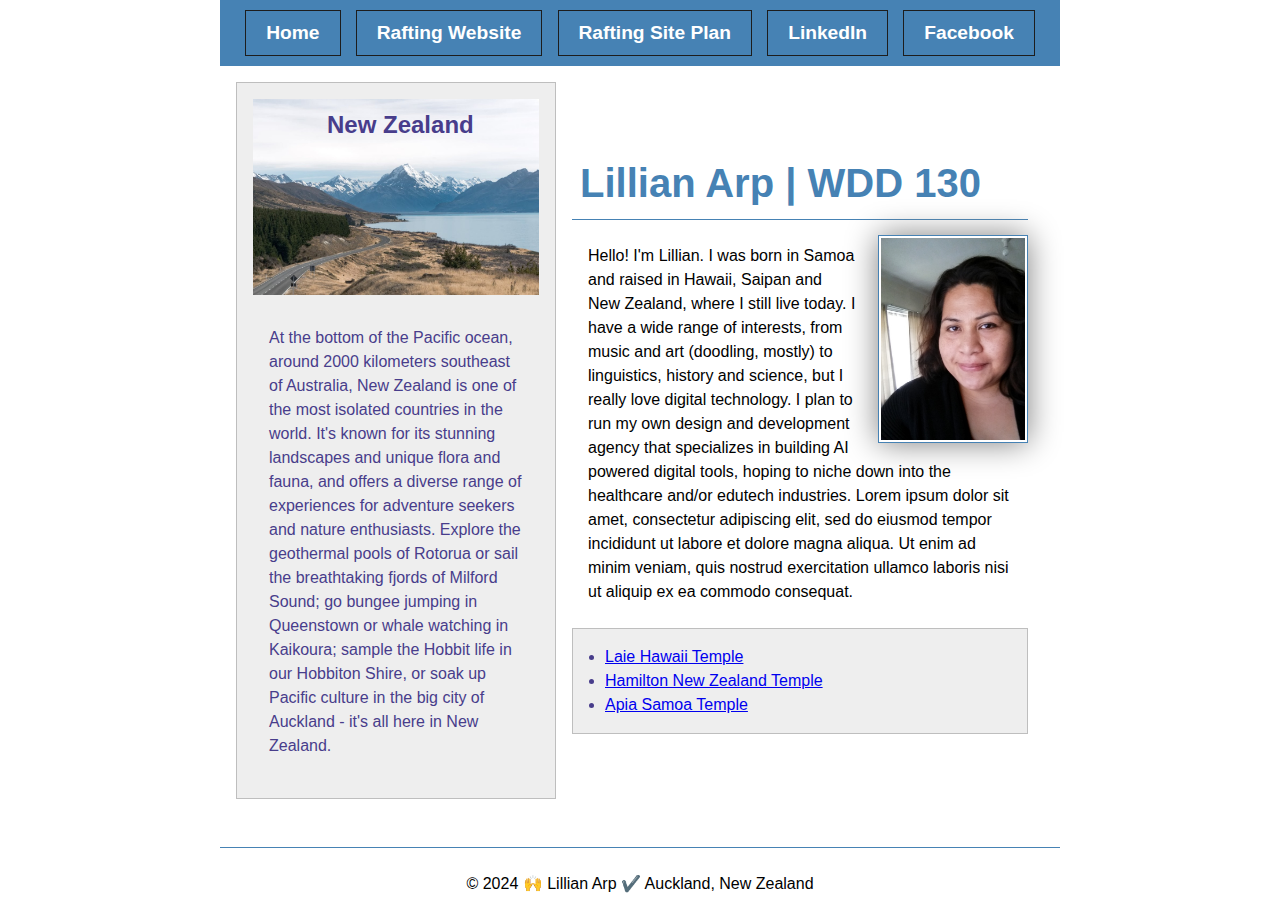
<file: index.html>
<!DOCTYPE html>
<html lang="en-US">
    <head>  
        <meta charset="utf-8">
        <meta name="viewport" content="width=device-width, initial-scale=1.0">
        <meta name="description" content="This is the homepage of Lillian Arp for the BYU-Idaho course: WDD 130 | Web Fundamentals.">
        <meta name="author" content="Lillian Arp">
        <link rel="stylesheet" href="styles/styles.css">
        <title>Lillian Arp | WDD 130</title>
    </head>
    <body>
        <header>
            <nav>
                <a href="#">Home</a>
                <a href="wwr/">Rafting Website</a>
                <a href="wwr/site-plan-rafting.html">Rafting Site Plan</a>
                <a href="https://linkedin.com">LinkedIn</a>
                <a href="https://facebook.com">Facebook</a>
            </nav>
        </header>
        <div class="grid">
            <main>
                <h1>Lillian Arp | WDD 130</h1>
                <img src="images/profile.jpg" alt="Lillian Arp" width="200">
                <p>Hello! I'm Lillian. I was born in Samoa and raised in Hawaii, Saipan and New Zealand, where I still live today. I have a wide range of interests, from music and art (doodling, mostly) to linguistics, history and science, but I really love digital technology. I plan to run my own design and development agency that specializes in building AI powered digital tools, hoping to niche down into the healthcare and/or edutech industries. Lorem ipsum dolor sit amet, consectetur adipiscing elit, sed do eiusmod tempor incididunt ut labore et dolore magna aliqua. Ut enim ad minim veniam, quis nostrud exercitation ullamco laboris nisi ut aliquip ex ea commodo consequat.  </p>

                <ul class="box indent">
                    <li><a href="https://www.churchofjesuschrist.org/temples/details/laie-hawaii-temple" target="_blank">Laie Hawaii Temple</a></li>
                    <li><a href="https://www.churchofjesuschrist.org/temples/details/hamilton-new-zealand-temple" target="_blank">Hamilton New Zealand Temple</a></li>
                    <li><a href="https://www.churchofjesuschrist.org/temples/details/apia-samoa-temple" target="_blank">Apia Samoa Temple</a></li>
                </ul>       
            </main>
            <aside class="box">
                <h2>New Zealand</h2>
                <img src="images/nz.jpg" alt="New Zealand landscape">
                <p>At the bottom of the Pacific ocean, around 2000 kilometers southeast of Australia, New Zealand is one of the most isolated countries in the world. It's known for its stunning landscapes and unique flora and fauna, and offers a diverse range of experiences for adventure seekers and nature enthusiasts. Explore the geothermal pools of Rotorua or sail the breathtaking fjords of Milford Sound; go bungee jumping in Queenstown or whale watching in Kaikoura; sample the Hobbit life in our Hobbiton Shire, or soak up Pacific culture in the big city of Auckland - it's all here in New Zealand.</p>
            </aside>
        </div>
        
        <footer>
            <p>&copy; 2024 🙌 Lillian Arp ✔️ Auckland, New Zealand</p>
        </footer>
    </body>

    <!-- Last Updated: 25 June 2024 -->
</html>
</file>
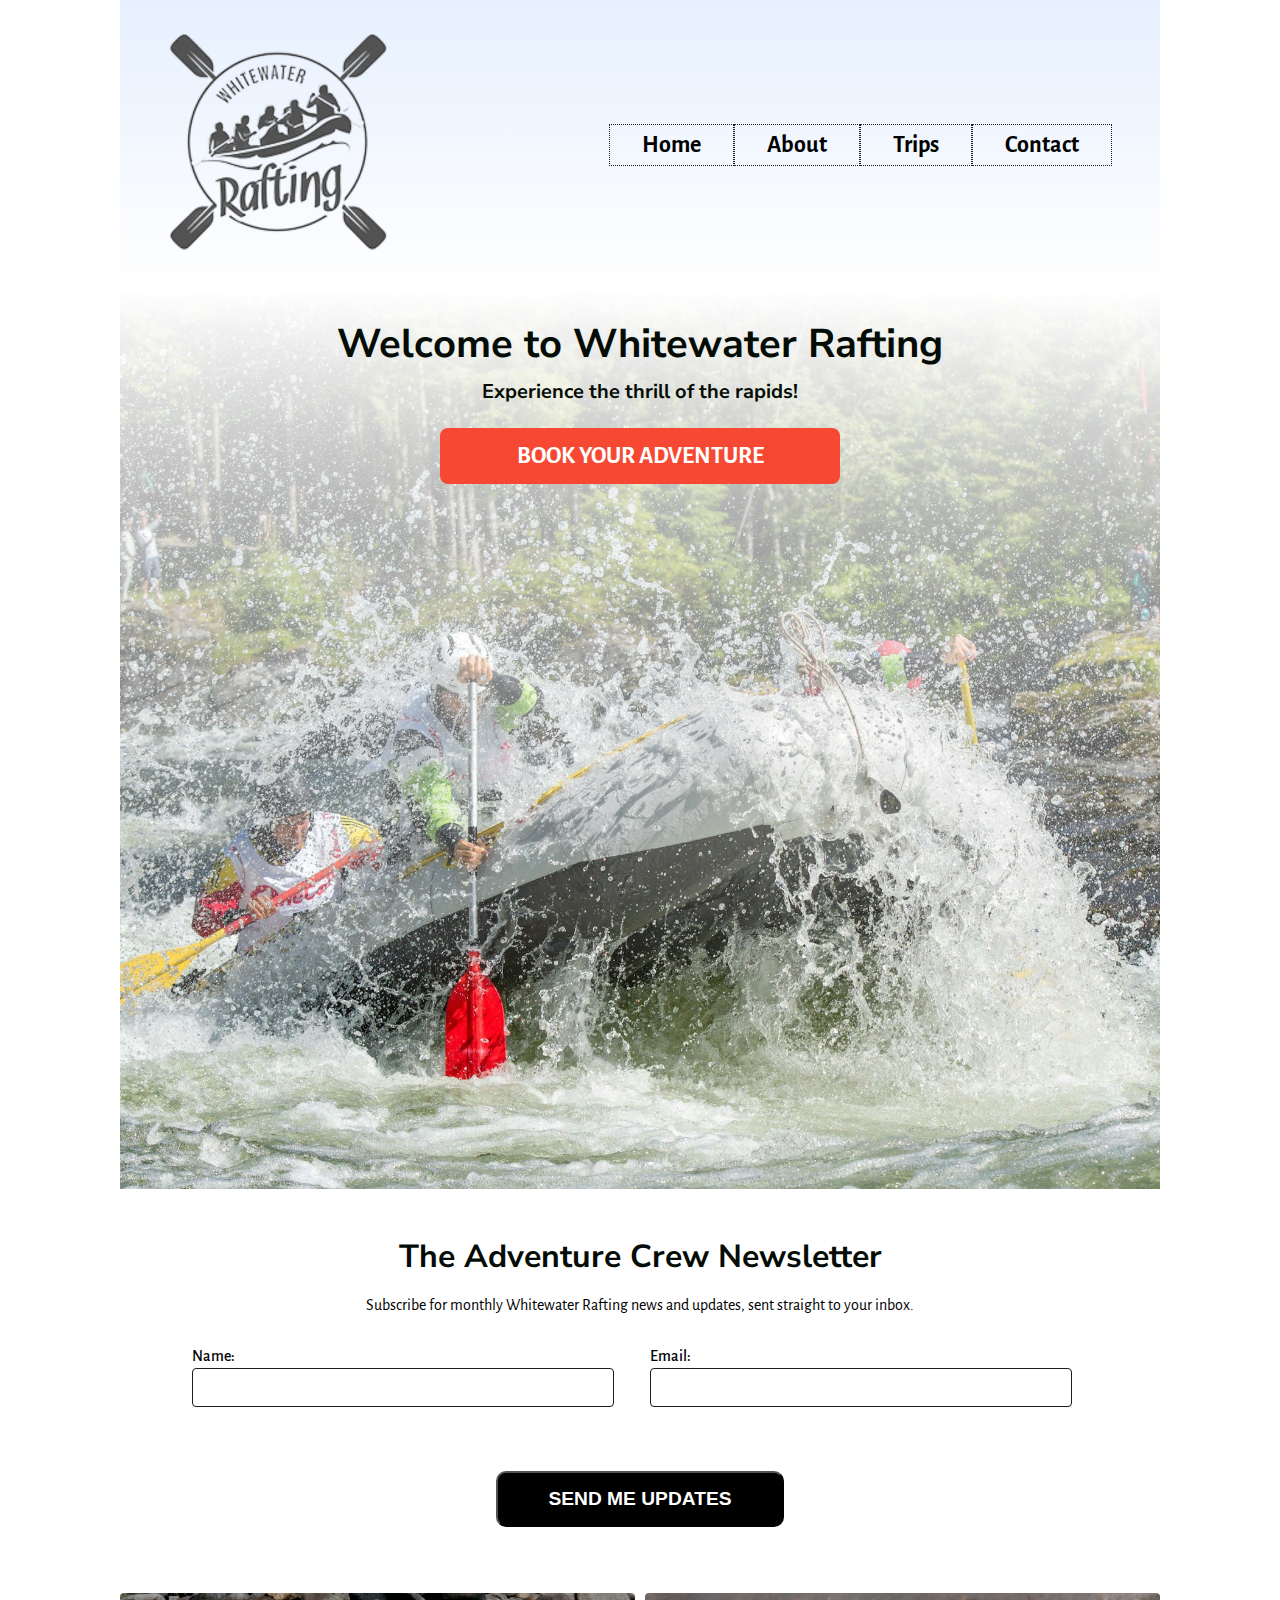
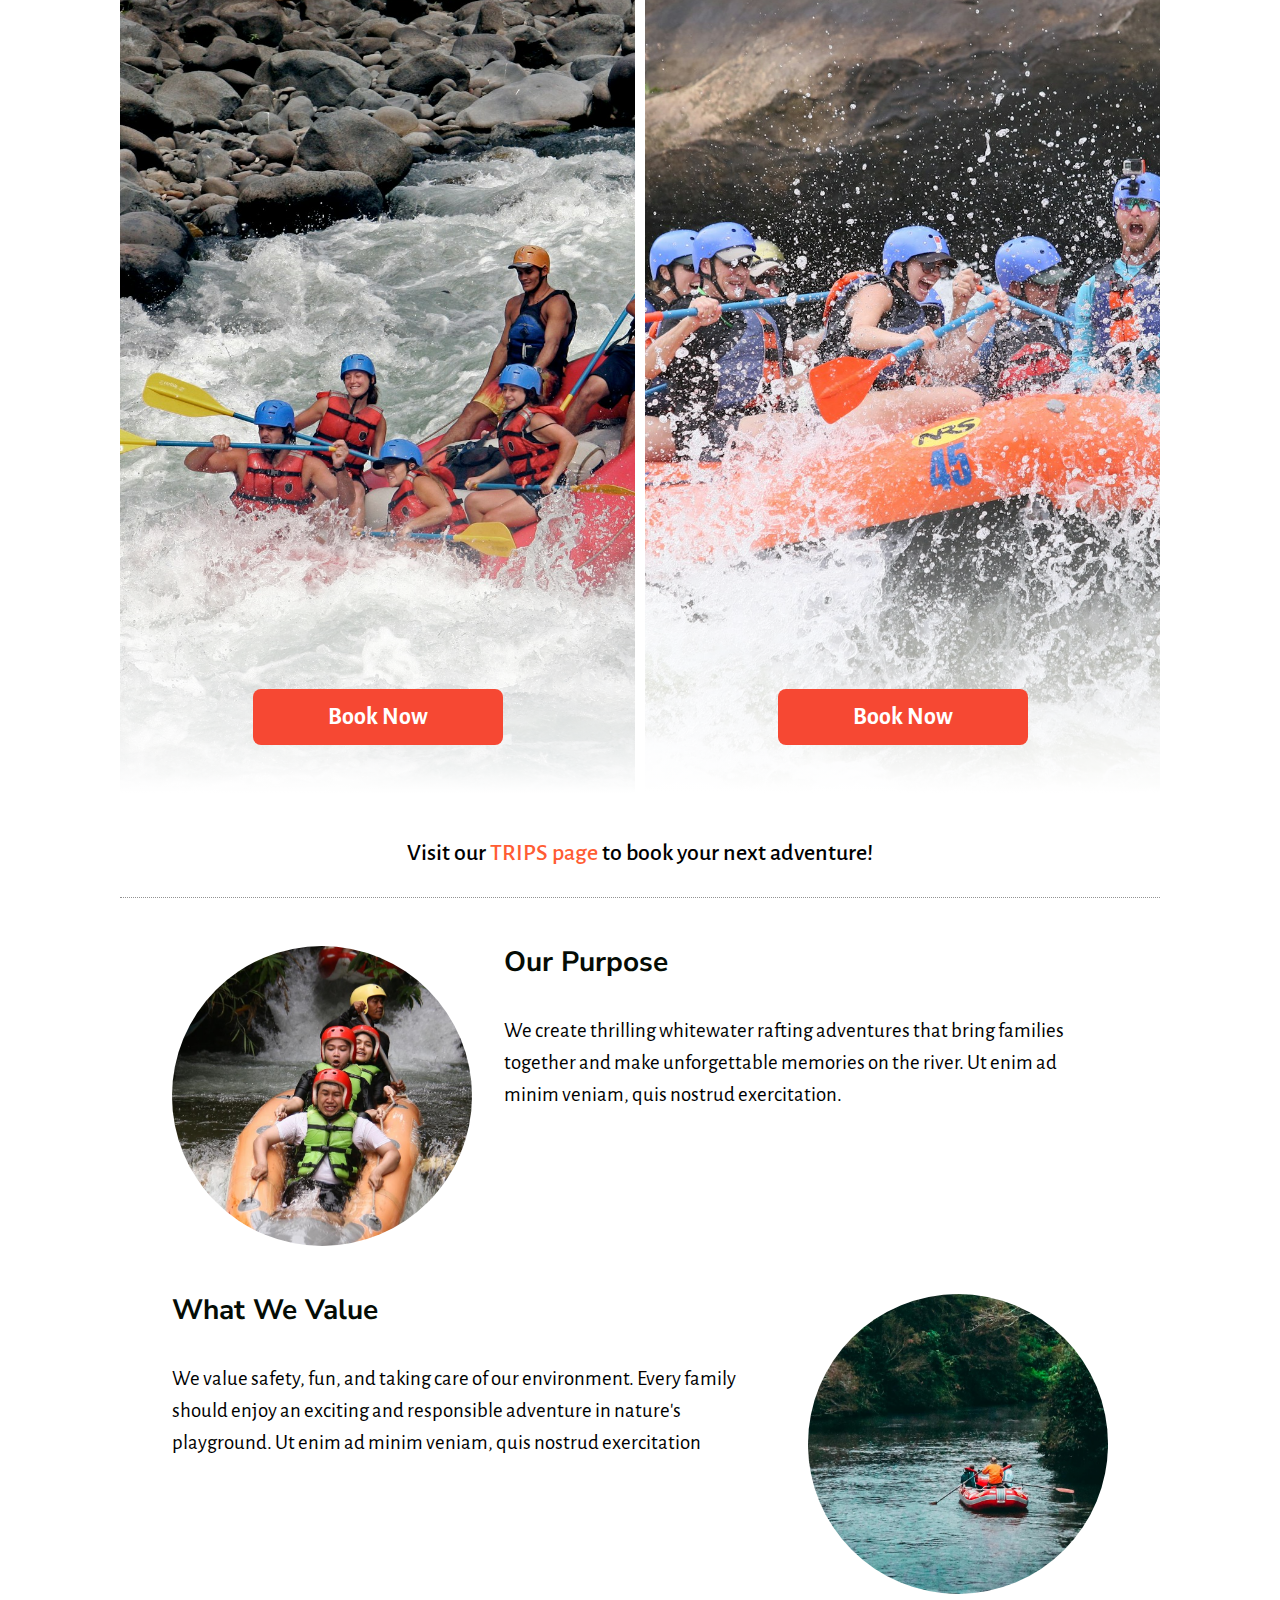
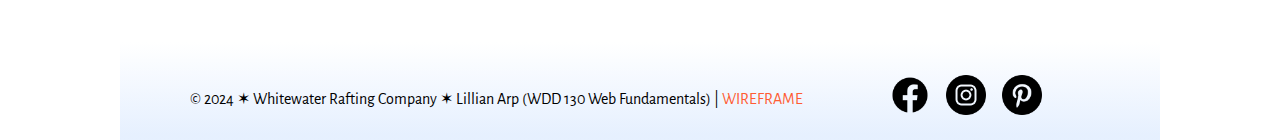
<file: wwr/index.html>
<!DOCTYPE html>
<html lang="en">
<head>
    <meta charset="UTF-8">
    <meta name="viewport" content="width=device-width, initial-scale=1.0">
    <title>Home| Whitewater Rafting</title>
    <meta name="description" content="Developing a Whitewater Rafting Website as a project for WDD 130 | Web Fundamentals.">
    <meta name="author" content="Lillian Arp">
    <link rel="stylesheet" href="styles/rafting.css">
</head>
<body>

    <header>
        <div class="logo"><a href="index.html"><img src="images/logo.png" alt="Website Logo"></a></div>
        <nav>
            <ul class="navigation">
                <li><a href="index.html">Home</a></li>
                <li><a href="about.html">About</a></li>
                <li><a href="trips.html">Trips</a></li>
                <li><a href="contact.html">Contact</a></li>
            </ul>
        </nav>
    </header>

    <!--    One large full-width image that includes a heading message.
            Newsletter sign up form with name and email.
            Call to action with link compelling visitors to visit the trips page.
            A CSS grid layout with at least two additional images and corresponding content about the white water rafting site purpose and offerings.
            For full credit consideration, you cannot just have a simple, single column flow layout. -->
            
    <main><!--  One large full-width image that includes a heading message. -->
        <section class="home-hero">
            <div class="section-title">
                <h1>Welcome to Whitewater Rafting</h1>
                <h5>Experience the thrill of the rapids!</h5>
                <a href="trips.html"><div class="home-cta">BOOK YOUR ADVENTURE</div></a>
            </div>
        </section>

        <div class="home-container"> 
            <section class="newsletter"><!-- Newsletter sign up form with name and email. -->
                <div class="section-title">
                    <h2>The Adventure Crew Newsletter</h2>
                    Subscribe for monthly Whitewater Rafting news and updates, sent straight to your inbox.
                </div>
                    <form action="/submit_form" method="post">
                        <div class="form-section name-email">
                            <div class="name-item">
                                <label for="name">Name:</label><br>
                                <input type="text" id="name" name="name" required>
                            </div>
                            <div class="email-item">
                                <label for="email">Email:</label><br>
                                <input type="email" id="email" name="email" required>
                            </div>
                        </div>
                        <div class="form-section submit">
                            <p><button type="submit" class="button">SEND ME UPDATES</button></p>
                        </div>
                    </form>
            </section>
            <div class="highlight1">
                <a href="trips.html"><div class="home-cta">Book Now</div></a>
            </div>
            <div class="highlight2">
                <a href="trips.html"><div class="home-cta">Book Now</div></a>
            </div>
        </div>
        <div class="invite">Visit our <a href="trips.html">TRIPS page</a> to book your next adventure! </div>
      
        <section class="promo">
            
            <div class="our-purpose">
                <img src="images/ourpurpose.jpg" alt="...">
                <h3>Our Purpose</h3>
                <p> We create thrilling whitewater rafting adventures that bring families together and make unforgettable memories on the river.  Ut enim ad minim veniam, quis nostrud exercitation.</p>
            </div>
            <div class="our-values">
                <img src="images/ourvalues.jpg" alt="Our Company Values">
                <h3>What We Value</h3>
                <p> We value safety, fun, and taking care of our environment. Every family should enjoy an exciting and responsible adventure in nature's playground.  Ut enim ad minim veniam, quis nostrud exercitation</p>
            </div>
        </section>
    </main>

    <footer>
        <p>&#169; 2024 ✶ Whitewater Rafting Company ✶ Lillian Arp (WDD 130 Web Fundamentals) | <a href="images/wireframe_home.jpg" target="_blank" title="Wireframe for Home (index.html)">WIREFRAME</a></p>
        <ul>
        <li><a href="https://facebook.com"><img src="images/fb_64.png" alt="Facebook link"></a></li>
        <li><a href="https://instagram.com"><img src="images/ins_64.png" alt="Instagram link"></a></li>
        <li><a href="https://pinterest.com"><img src="images/pin_64.png" alt="Pinterest link"></a></li>
        </ul>
    </footer>
    
</body>
</html>
</file>
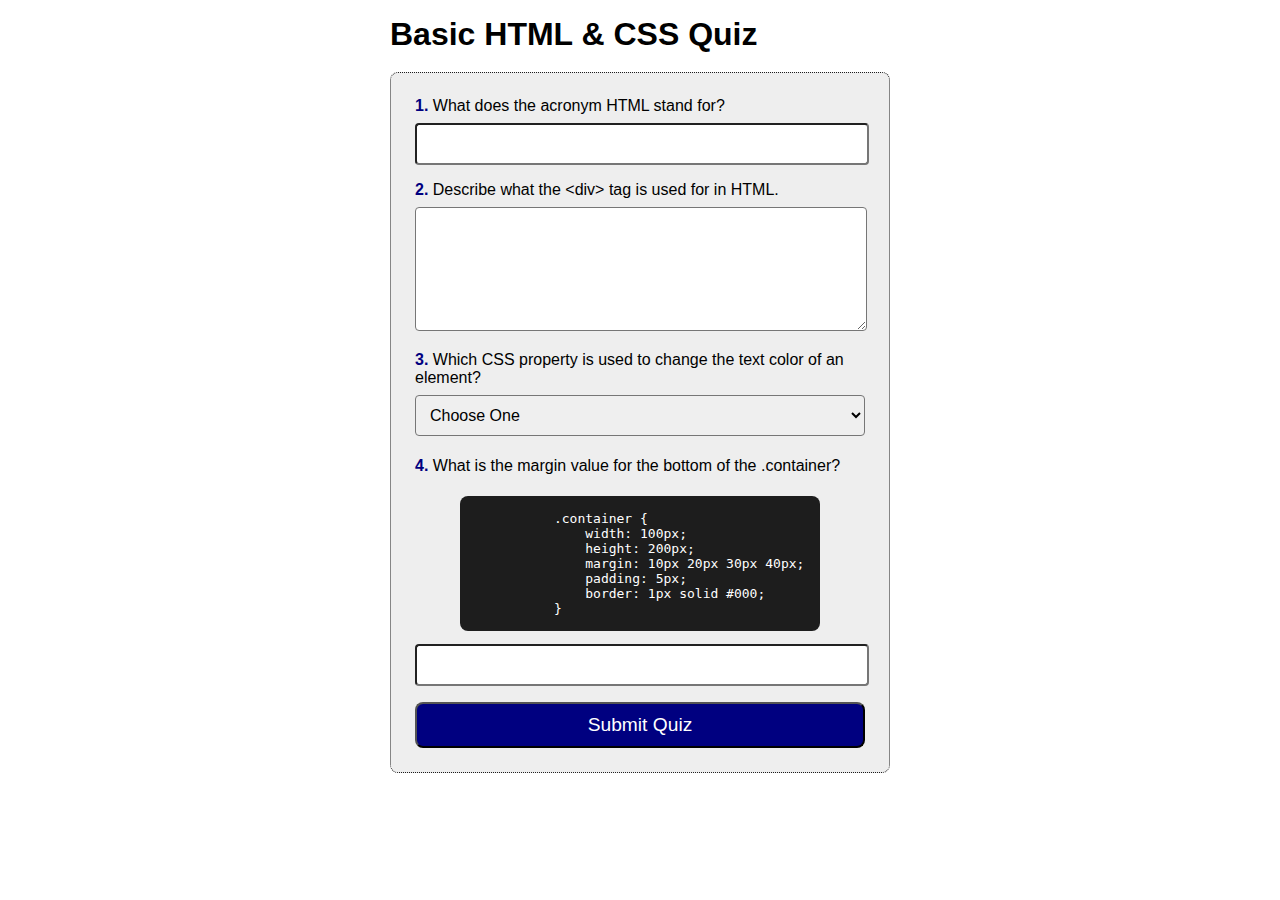
<file: quiz.html>
<!DOCTYPE html>
<html lang="en">
<head>
    <meta charset="UTF-8">
    <meta name="viewport" content="width=device-width, initial-scale=1.0">
    <title>A Quiz About HTML & CSS</title>
    <meta name="description" content="We're practicing form-making in HTML for WDD 130 | Web Fundamentals.">
    <meta name="author" content="Lillian Arp">
        <link rel="stylesheet" href="styles/quiz.css">
</head>
<body>
    <header>
    </header>
    <main>
        <form><h1>Basic HTML & CSS Quiz</h1>
            <fieldset>
                <legend></legend>
        <!-- q1:  -->
                <p><label for="q1"><span class="q_number">1. </span>What does the acronym HTML stand for?</label>
                <p><input type="text" id="q1" name="q1"></p>
        <!-- Answer: HyperText Markup Language -->
        <!-- q2:  -->
                <p><label for="q2"><span class="q_number">2. </span>Describe what the &lt;div&gt; tag is used for in HTML.</label></p> 
                <p><textarea id="q2" name="q2" rows="4"></textarea></p> 
        <!-- Answer: The <div> tag is used as a container for other HTML elements. It helps to structure and style sections of a webpage by grouping elements together. -->
        <!-- q3:  -->
                <p><label for="q3"><span class="q_number">3. </span>Which CSS property is used to change the text color of an element?</label></p> 
                <p><select id="q3" name="q3">
                        <option value="" selected disabled>Choose One</option>
                        <option value="option1">a) font-style </option>
                        <option value="option2">b) text-align </option>
                        <option value="option3">c) color</option>
                        <option value="option4">d) background-color</option>
                    </select></p> 
        <!-- Answer: d) background-color -->
        <!-- q4:  -->
                <p><label for="q4"><span class="q_number">4. </span>What is the margin value for the bottom of the .container? </label></p>
                    <pre class="code-block">
                    <code>
            .container {
                width: 100px;
                height: 200px;
                margin: 10px 20px 30px 40px;
                padding: 5px;
                border: 1px solid #000;
            }</code>
                    </pre>
                <p>
                    <input type="number" id="q4" name="q4">
                </p>
        <!-- Answer: 30 -->
            <button type="submit"> Submit Quiz</button>
            </fieldset>
        </form>
    </main>
    <footer></footer>
</body>
</html>
</file>
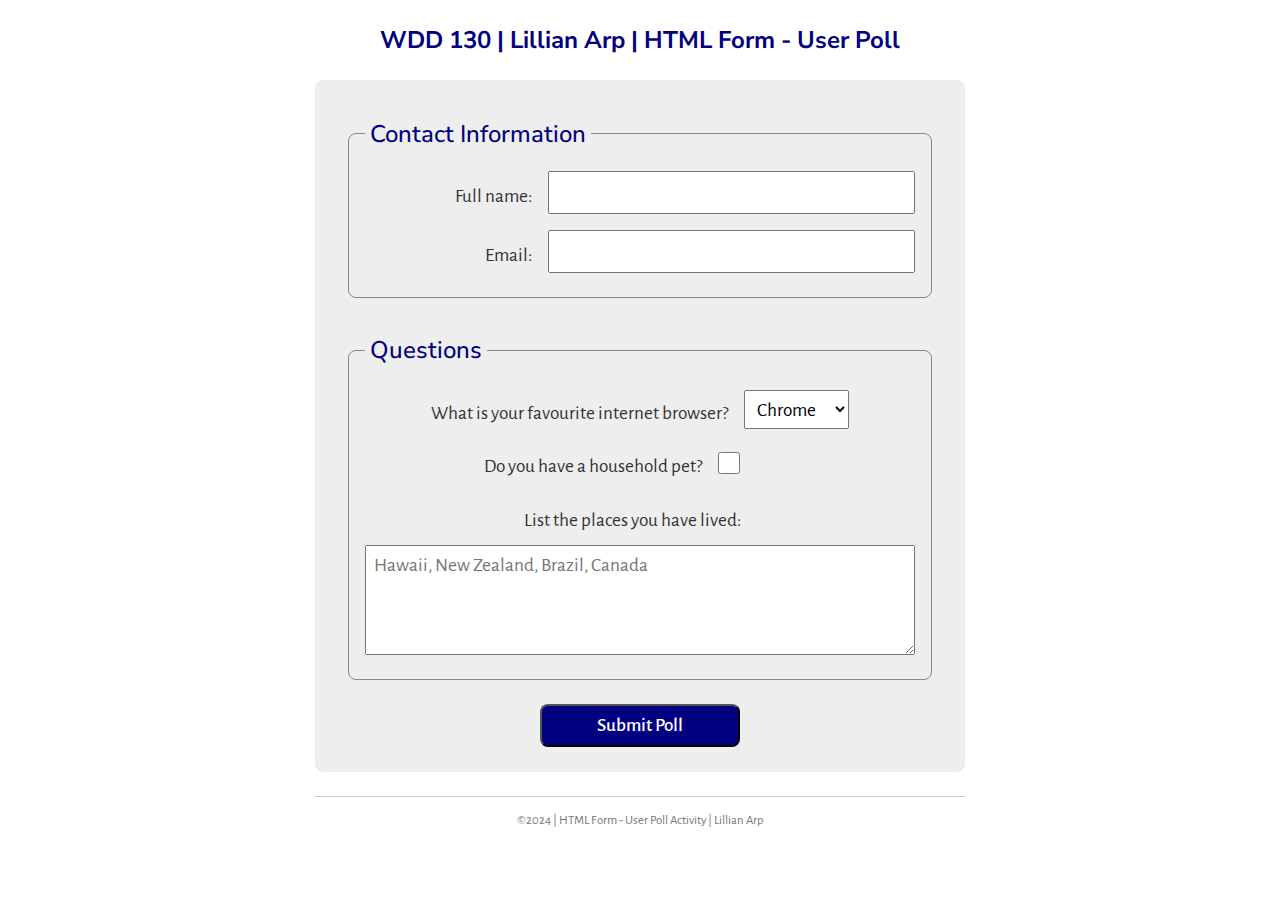
<file: week05/poll-form.html>
<!DOCTYPE html>
<html lang="en">
<head>
    <meta charset="UTF-8">
    <meta name="viewport" content="width=device-width, initial-scale=1.0">
    <title>WDD 130 | HTML Form - User Poll</title>
    <link rel="stylesheet" href="styles/poll-form.css">
</head>
<body>
    <header>
        <h1>WDD 130 | Lillian Arp | HTML Form - User Poll</h1>
    </header>    
    <main>
        <form>
            <fieldset>
                <legend>Contact Information</legend>
                <!-- form elements go here -->
                 <div class="form-item column2">
                    <label for="fullname">Full name:</label>
                    <input type="text" id="fullname" name="fullname">
                 </div>
                 <div class="form-item column2">    
                    <label for="useremail">Email:</label>
                    <input type="email" id="useremail" name="useremail">
                 </div>
                <!-- using the 'implicit label' method -->
                <!-- <label>Full name:<input type="text" id="fullname" name="fullname"></label><br>
                <label>Email:<input type="email" id="useremail" name="useremail"></label> -->
            </fieldset>
            <fieldset>
                <legend>Questions</legend>
                <!-- form elements will go here -->
                <div class="form-item column1">    
                    <label for="browser">What is your favourite internet browser?</label>
                    <select id="browser" name="browser">
                    <option value="chrome">Chrome</option> 
                    <option value="edge">Edge</option>  
                    <option value="safari">Safari</option> 
                    <option value="firefox">Firefox</option> 
                    </select>
                </div> 
                <div class="form-item column1"> 
                    <label for="pet">Do you have a household pet?</label>
                    <input type="checkbox" id="pet" name="pet">
                </div>
                <div class="places">
                    <label for="feedback">List the places you have lived:</label> 
                </div>
                <textarea id="feedback" name="feedback" rows="4" placeholder="Hawaii, New Zealand, Brazil, Canada"></textarea>
            </fieldset>
            <button type="submit">Submit Poll</button>
        </form>
    </main>
    <footer>
        <p>&copy;2024 | HTML Form - User Poll Activity | Lillian Arp</p>
    </footer>
</body>
</html>
</file>
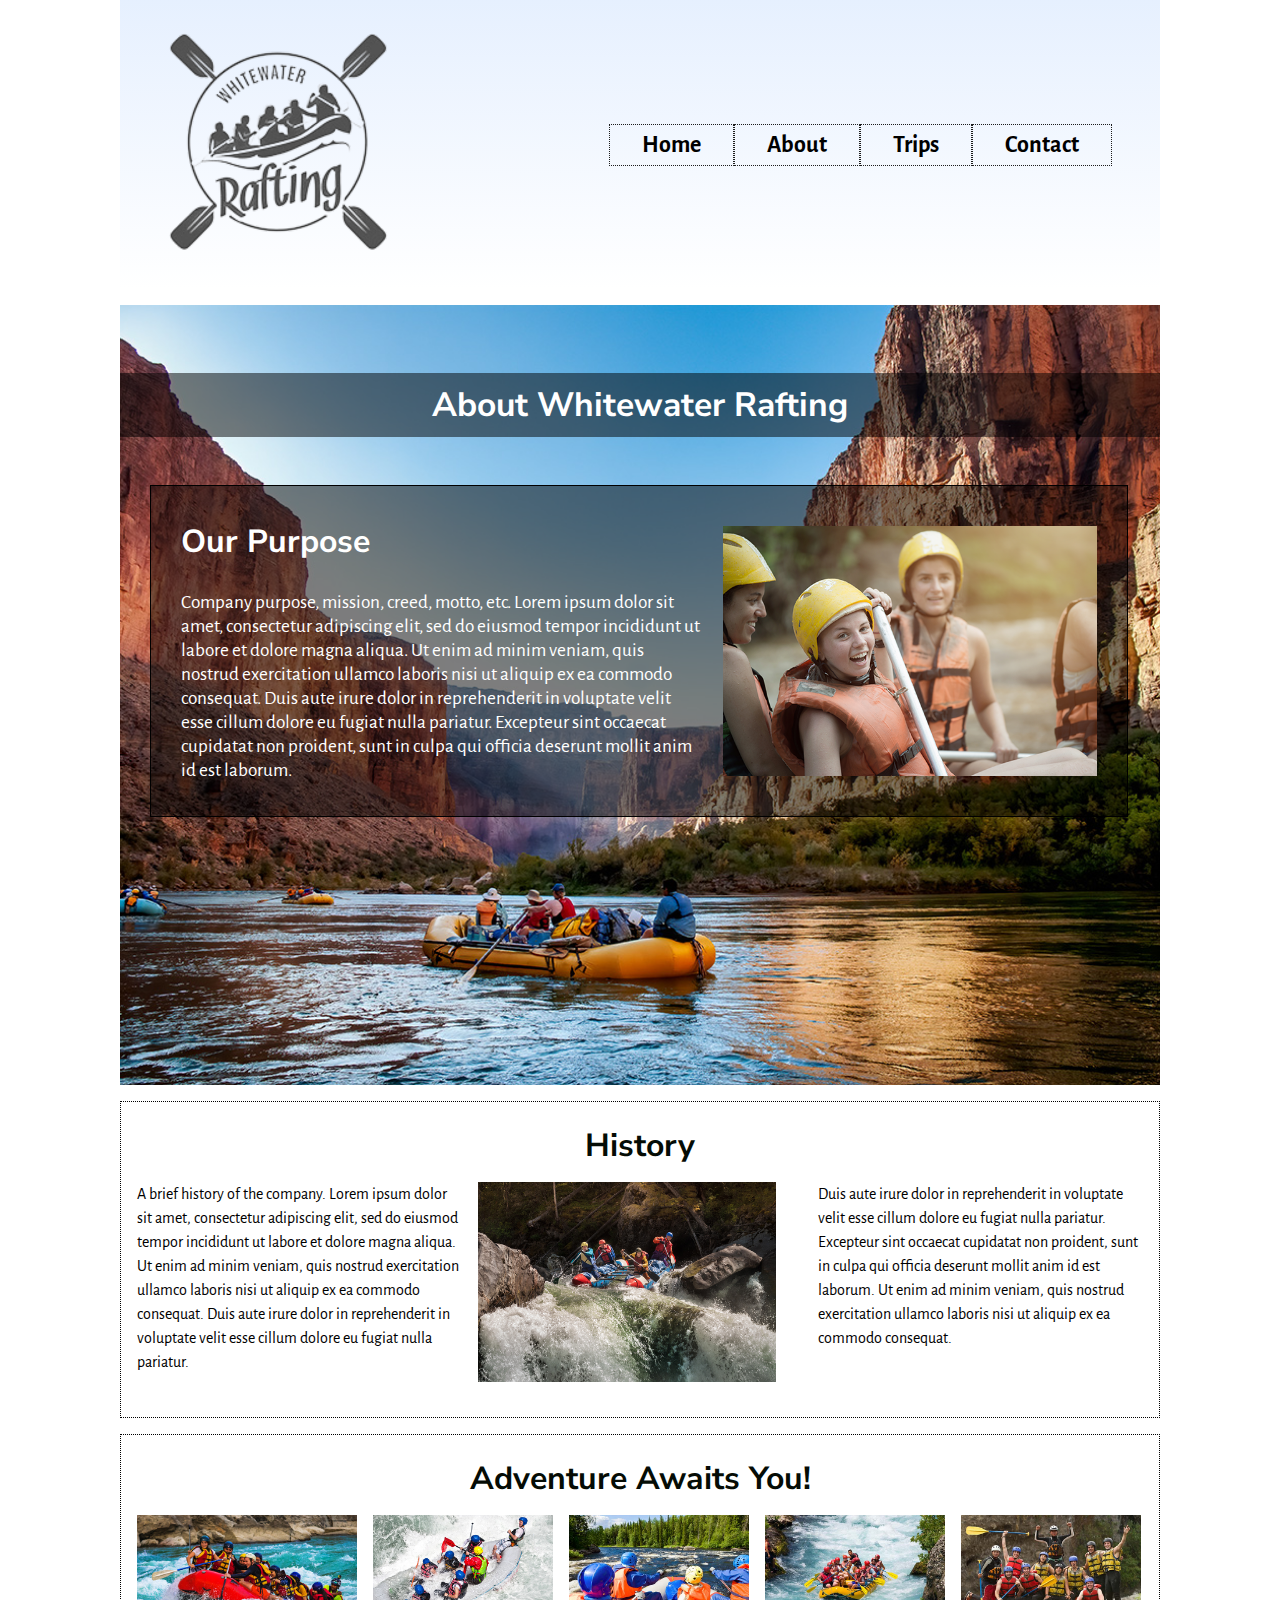
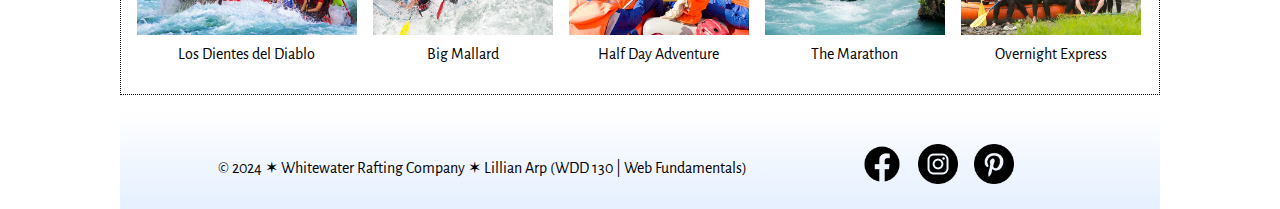
<file: wwr/about.html>
<!DOCTYPE html>
<html lang="en">
<head>
    <meta charset="UTF-8">
    <meta name="viewport" content="width=device-width, initial-scale=1.0">
    <title>About | Whitewater Rafting</title>
    <meta name="description" content="Developing a Whitewater Rafting Website as a project for WDD 130 | Web Fundamentals.">
    <meta name="author" content="Lillian Arp">
    <link rel="stylesheet" href="styles/rafting.css">
</head>
<body>

    <header>
        <div class="logo"><a href="index.html"><img src="images/logo.png" alt="Website Logo"></a>
        </div>
        <nav>
            <ul class="navigation">
                <li><a href="index.html">Home</a></li>
                <li><a href="about.html">About</a></li>
                <li><a href="trips.html">Trips</a></li>
                <li><a href="contact.html">Contact</a></li>
            </ul>
        </nav>
    </header>
    
    <main>
        <div class="hero">
            <img src="images/rafting11_1024.jpg" alt="Hero Image">
            <h1>About Whitewater Rafting</h1>
            <article>
                <img src="images/rafting21_600.png" alt="A happy client smiling">
                <h2>Our Purpose</h2>
                <p>Company purpose, mission, creed, motto, etc. Lorem ipsum dolor sit amet, consectetur adipiscing elit, sed do eiusmod tempor incididunt ut labore et dolore magna aliqua. Ut enim ad minim veniam, quis nostrud exercitation ullamco laboris nisi ut aliquip ex ea commodo consequat. Duis aute irure dolor in reprehenderit in voluptate velit esse cillum dolore eu fugiat nulla pariatur. Excepteur sint occaecat cupidatat non proident, sunt in culpa qui officia deserunt mollit anim id est laborum. </p>
            </article>
        </div>

        <section class="history">
            <h2>History</h2>
            <ul>
                <li>A brief history of the company. Lorem ipsum dolor sit amet, consectetur adipiscing elit, sed do eiusmod tempor incididunt ut labore et dolore magna aliqua. Ut enim ad minim veniam, quis nostrud exercitation ullamco laboris nisi ut aliquip ex ea commodo consequat. Duis aute irure dolor in reprehenderit in voluptate velit esse cillum dolore eu fugiat nulla pariatur.</li> 
                <li><img src="images/rafting41_1024.jpg" alt="Stunning whitewater rafting"></li>
                <li>Duis aute irure dolor in reprehenderit in voluptate velit esse cillum dolore eu fugiat nulla pariatur. Excepteur sint occaecat cupidatat non proident, sunt in culpa qui officia deserunt mollit anim id est laborum. Ut enim ad minim veniam, quis nostrud exercitation ullamco laboris nisi ut aliquip ex ea commodo consequat.</li>
            </ul>
        </section>

        <section class="adventures">
            <h2>Adventure Awaits You!</h2>
            <ul><li><figure><img src="images/rafting18_600.jpg" alt="Fun with whitewater rafting"><figcaption>Los Dientes del Diablo</figcaption></figure></li>
                <li><figure><img src="images/rafting42_600.jpg" alt="Fun with whitewater rafting"><figcaption>Big Mallard</figcaption></figure></li>
                <li><figure><img src="images/rafting52_600.jpg" alt="Fun with whitewater rafting"><figcaption>Half Day Adventure</figcaption></figure></li>
                <li><figure><img src="images/rafting53_600.jpg" alt="Fun with whitewater rafting"><figcaption>The Marathon</figcaption></figure></li>
                <li><figure><img src="images/rafting59_600.jpg" alt="Fun with whitewater rafting"><figcaption>Overnight Express</figcaption></figure></li>
            </ul>
        </section>

    </main>


    <footer>
        <p>&#169; 2024 ✶ Whitewater Rafting Company ✶ Lillian Arp (WDD 130 | Web Fundamentals)</p>
        <ul>
        <li><a href="https://facebook.com"><img src="images/fb_64.png" alt="Facebook link"></a></li>
        <li><a href="https://instagram.com"><img src="images/ins_64.png" alt="Instagram link"></a></li>
        <li><a href="https://pinterest.com"><img src="images/pin_64.png" alt="Pinterest link"></a></li>
        </ul>
    </footer>
    
</body>
</html>
</file>
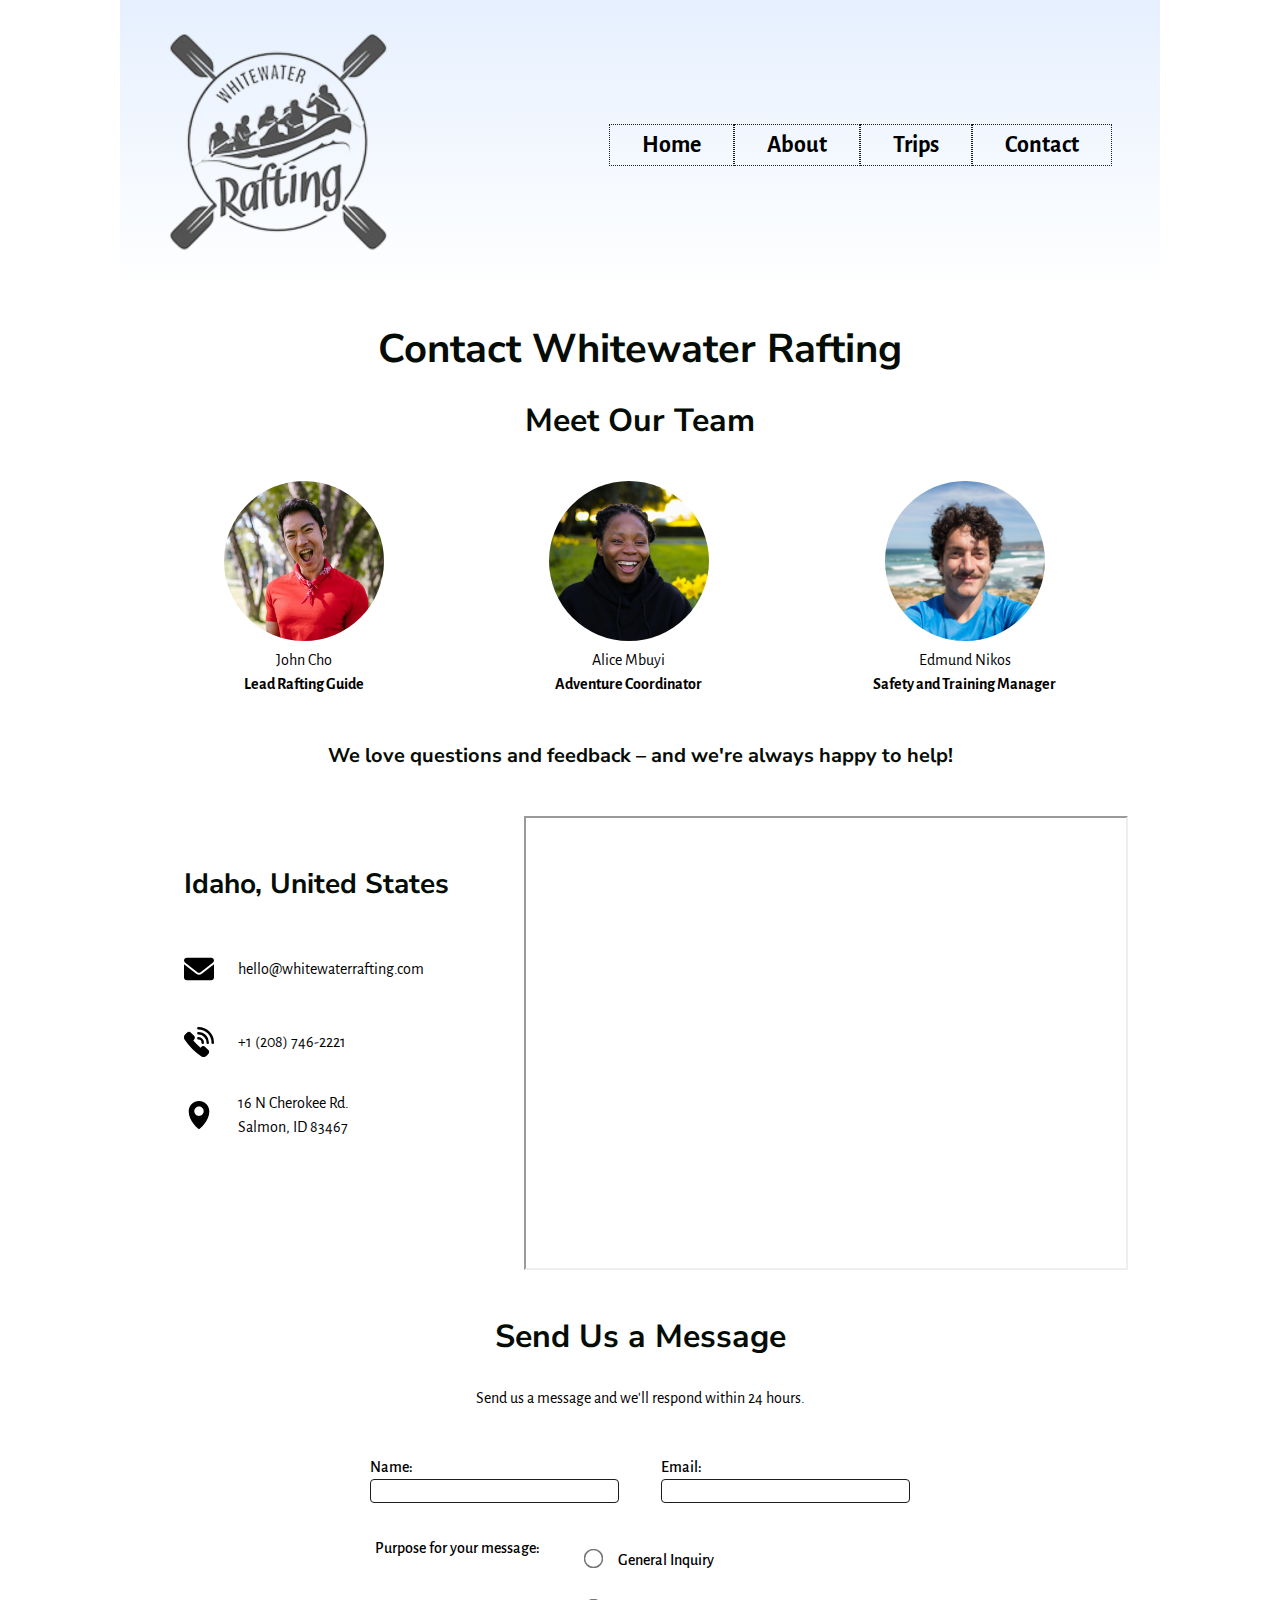
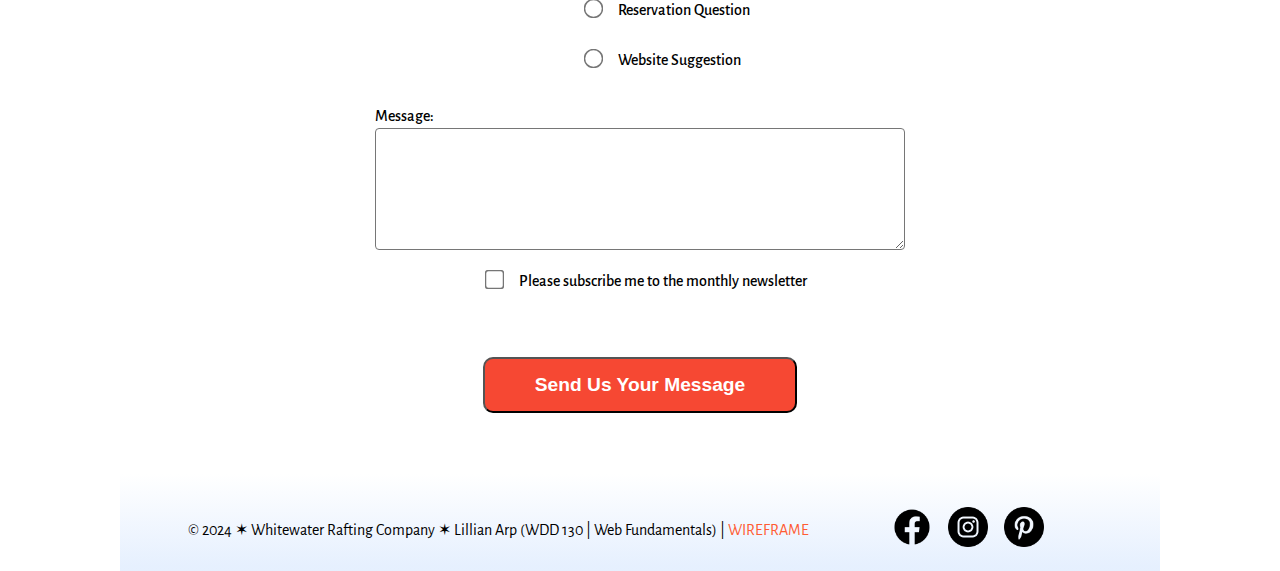
<file: wwr/contact.html>
<!DOCTYPE html>
<html lang="en">
<head>
    <meta charset="UTF-8">
    <meta name="viewport" content="width=device-width, initial-scale=1.0">
    <title>Contact Us | Whitewater Rafting</title>
    <meta name="description" content="The Contact page for a Whitewater Rafting Website, built as a project for WDD 130 | Web Fundamentals.">
    <meta name="author" content="Lillian Arp">
    <link rel="stylesheet" href="styles/rafting.css">
</head>
<body>

    <header>
        <div class="logo"><a href="index.html"><img src="images/logo.png" alt="Website Logo"></a>
        </div>
        <nav>
            <ul class="navigation">
                <li><a href="index.html">Home</a></li>
                <li><a href="about.html">About</a></li>
                <li><a href="trips.html">Trips</a></li>
                <li><a href="contact.html">Contact</a></li>
            </ul>
        </nav>
    </header>
    
    <main>
        <h1>Contact Whitewater Rafting</h1>
        <!-- MEET THE TEAM -->
        <div id="team">
        <h2>Meet Our Team</h2>
            <div class="team-photos">
                <figure>
                    <img src="images/john.jpg" alt="Team Member: John">
                    <figcaption>John Cho <br><strong>Lead Rafting Guide</strong></figcaption>
                </figure>
                <figure>
                    <img src="images/alice.jpg" alt="Team Member: Alice">
                    <figcaption>Alice Mbuyi<br><strong>Adventure Coordinator</strong></figcaption>
                </figure>
                <figure>
                    <img src="images/edmund.jpg" alt="Team Member: Edmund">
                    <figcaption>Edmund Nikos<br><strong>Safety and Training Manager</strong></figcaption>
                </figure>
            </div>
            <h5>We love questions and feedback – and we're always happy to help!</h5>
        </div>

        <!-- GOOGLE MAP -->
         <div id="contact-map">
            <div class="contact-info">
                <h3>Idaho, United States</h3>
                <div class="contact-item">
                    <svg class="icon" viewBox="0 0 512 512" xmlns="http://www.w3.org/2000/svg">
                        <title>Email Icon</title>
                        <path d="M256 352c-16.53 0-33.06-5.422-47.16-16.41L0 173.2V400C0 426.5 21.49 448 48 448h416c26.51 0 48-21.49 48-48V173.2l-208.8 162.5C289.1 346.6 272.5 352 256 352zM16.29 145.3l212.2 165.1c16.19 12.6 38.87 12.6 55.06 0l212.2-165.1C505.1 137.3 512 125 512 112C512 85.49 490.5 64 464 64h-416C21.49 64 0 85.49 0 112C0 125 6.01 137.3 16.29 145.3z"/>
                    </svg>
                    <p>hello@whitewaterrafting.com</p>
                </div>
                
                <div class="contact-item">
                    <svg class="icon" viewBox="0 0 24 24" xmlns="http://www.w3.org/2000/svg">
                        <title>Phone Icon</title>
                        <path d="M17.167,16.155a2.5,2.5,0,0,0-3.535,0l-.385.384A46.692,46.692,0,0,1,7.458,10.75l.385-.385a2.5,2.5,0,0,0,0-3.536L5.721,4.708a2.5,2.5,0,0,0-3.535,0L1.022,5.872a3.51,3.51,0,0,0-.442,4.4A46.932,46.932,0,0,0,13.722,23.417a3.542,3.542,0,0,0,4.4-.442l1.165-1.164a2.5,2.5,0,0,0,0-3.535Z"/>
                        <path d="M11.5,0a1,1,0,0,0,0,2A10.512,10.512,0,0,1,22,12.5a1,1,0,1,0,2,0A12.515,12.515,0,0,0,11.5,0Z"/>
                        <path d="M11.5,6A6.508,6.508,0,0,1,18,12.5a1,1,0,0,0,2,0A8.51,8.51,0,0,0,11.5,4a1,1,0,1,0,0,2Z"/>
                        <path d="M11.5,10A2.5,2.5,0,0,1,14,12.5a1,1,0,0,0,2,0A4.505,4.505,0,0,0,11.5,8a1,1,0,1,0,0,2Z"/>
                    </svg>
                    <p>+1 (208) 746-2221</p>
                </div>

                <div class="contact-item">
                    <svg class="icon" viewBox="0 0 32 32" xmlns="http://www.w3.org/2000/svg">
                        <title>Address Icon</title>
                        <path d="M 15.996094,0.99609375 C 9.9328104,0.99609375 4.9980495,5.9328244 4.9980469,12.00000025 4.9980433,22.668737 15.376949,30.779297 15.376949,30.779297 c 0.364612,0.290384 0.881482,0.290384 1.246094,0 0,0 10.380882,-8.11056 10.380859,-18.779297 C 27.003893,5.9328244 22.059377,0.99609375 15.996094,0.99609375 Z m 0,6.00195315 c 2.749573,0 5.00585,2.2484784 5.005859,4.9980471 C 21.001971,14.7457 18.745685,17 15.996094,17 c -2.749591,0 -4.998064,-2.2543 -4.998047,-5.003906 9e-6,-2.7495687 2.248474,-4.9980471 4.998047,-4.9980471 Z"/>
                    </svg>
                    <div>
                        16 N Cherokee Rd.<br>
                        Salmon, ID 83467
                    </div> 
                </div>

            </div>
            <div class="map-area">
                <div class="map">
                    <iframe src="https://www.google.com/maps/embed?pb=!1m18!1m12!1m3!1d5793.194739835328!2d-113.90118600584209!3d45.143823432698355!2m3!1f0!2f0!3f0!3m2!1i1024!2i768!4f13.1!3m3!1m2!1s0x5358369e194f3415%3A0x4514d1beebbf2bc5!2s16%20N%20Cherokee%20Rd%2C%20Salmon%2C%20ID%2083467%2C%20USA!5e0!3m2!1sen!2snz!4v1720864646185!5m2!1sen!2snz" width="600" height="450" allowfullscreen="" loading="lazy" referrerpolicy="no-referrer-when-downgrade"></iframe>
                </div>
            </div>
        </div>
        <!-- CONTACT FORM -->
         <div id="contact-form">
            <h2>Send Us a Message</h2>
            <p>Send us a message and we'll respond within 24 hours.</p>
            <form>
                <div class="form-section name-email">
                    <div class="name-item">
                        <label for="name">Name:</label><br>
                        <input type="text" id="name" name="name" required>
                    </div>
                    <div class="email-item">
                        <label for="email">Email:</label><br>
                        <input type="email" id="email" name="email" required>
                    </div>
                </div>
                <div class="form-section purpose">
                    <div><label>Purpose for your message:</label></div>
                    <div>
                        <p><input type="radio" id="general-inquiry" name="purpose" value="General Inquiry">
                            <label for="general-inquiry">General Inquiry</label></p>
                        <p><input type="radio" id="reservation-question" name="purpose" value="Reservation Question">
                            <label for="reservation-question">Reservation Question</label></p>
                        <p><input type="radio" id="website-suggestion" name="purpose" value="Website Suggestion">
                            <label for="website-suggestion">Website Suggestion</label></p>
                    </div>  
                </div>
                <div class="form-section message">
                    <label for="message">Message:</label>
                    <textarea id="message" name="message" rows="8" required></textarea>
                </div>
                <div class="form-section subscribe">
                    <input type="checkbox" id="subscribe" name="subscribe">
                    <label for="subscribe">Please subscribe me to the monthly newsletter</label>
                </div>
                <div class="form-section submit">
                    <p><button type="submit" class="button">Send Us Your Message</button></p>
                </div>
            </form>
        </div>

    </main>


    <footer>
        <p>&#169; 2024 ✶ Whitewater Rafting Company ✶ Lillian Arp (WDD 130 | Web Fundamentals) | <a href="https://app.moqups.com/6d7gxOjD7Qz8CD1tTKDUNaJEVtQYLvRB/view/page/ad12de680" target="_blank" title="Link to Contact Page Wireframe">WIREFRAME</a></p>
        <ul>
        <li><a href="https://facebook.com"><img src="images/fb_64.png" alt="Facebook link"></a></li>
        <li><a href="https://instagram.com"><img src="images/ins_64.png" alt="Instagram link"></a></li>
        <li><a href="https://pinterest.com"><img src="images/pin_64.png" alt="Pinterest link"></a></li>
        </ul>
    </footer>
    
</body>
</html>
</file>
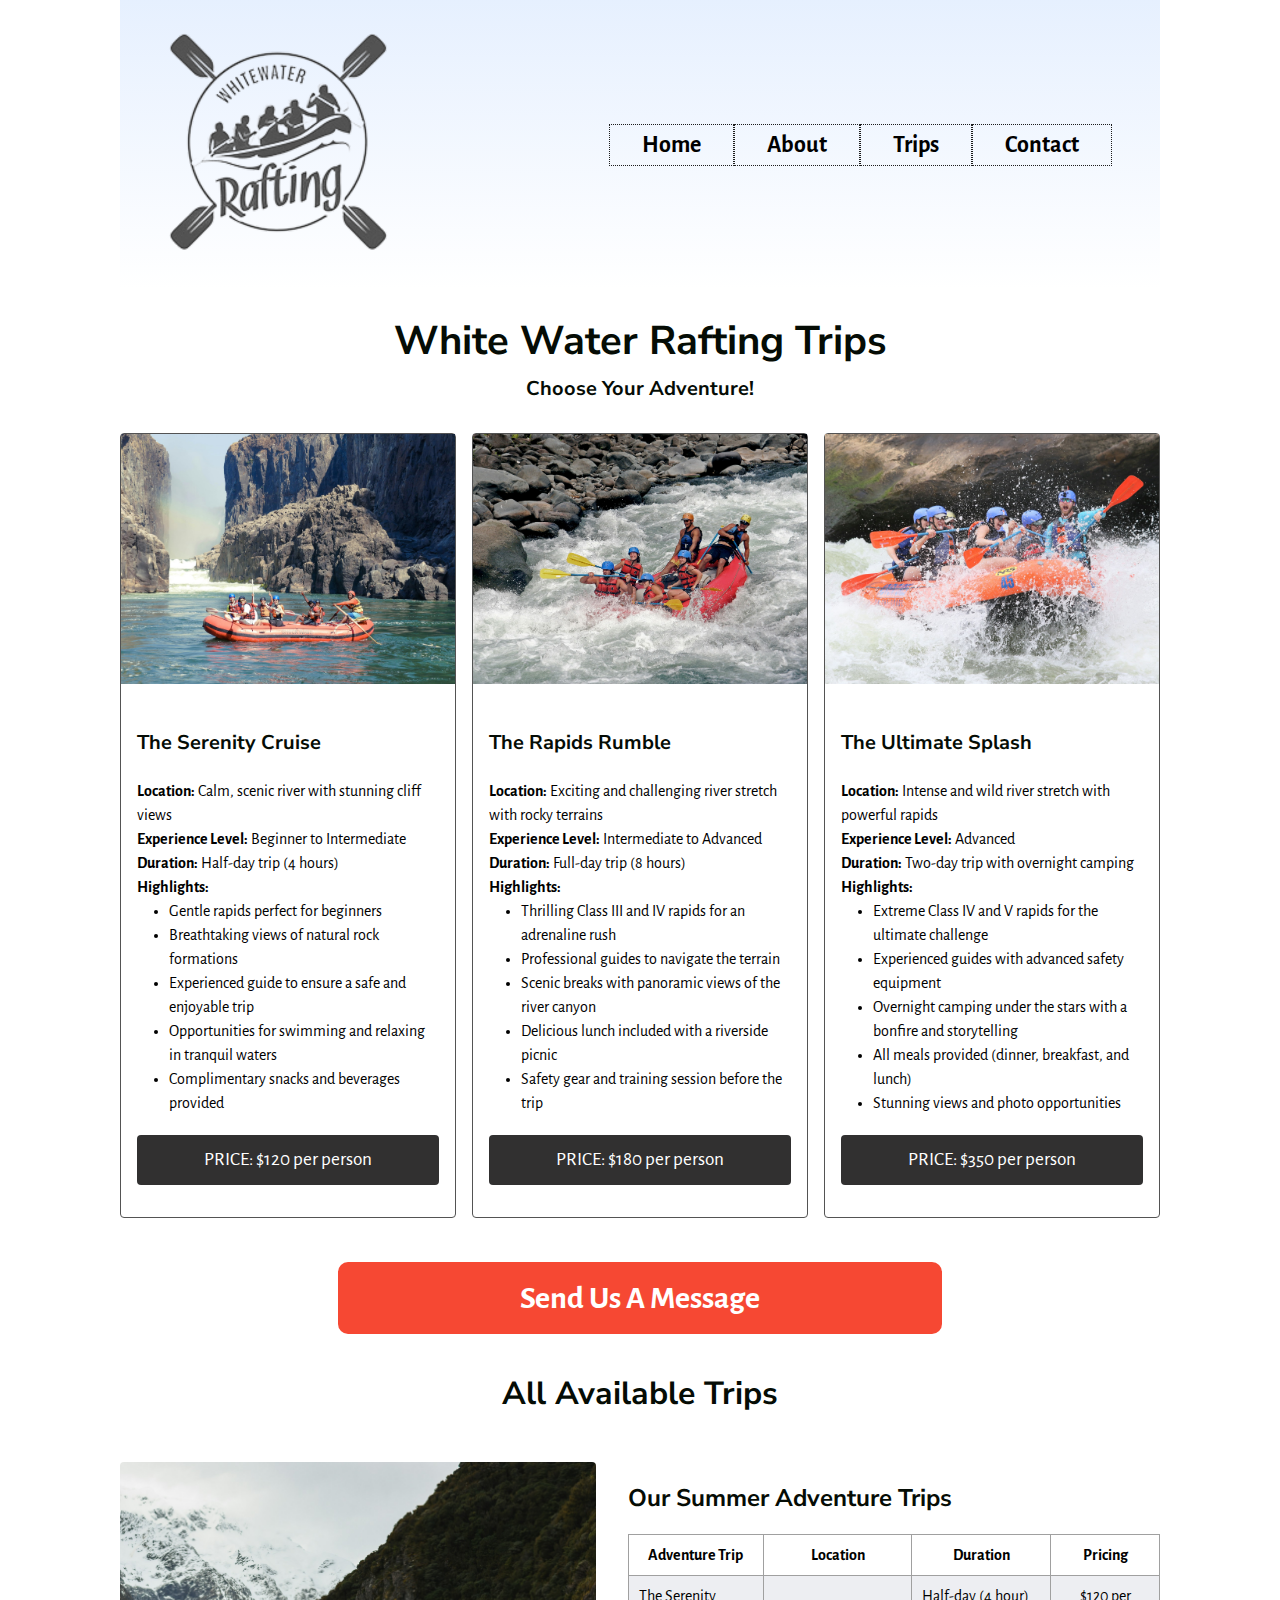
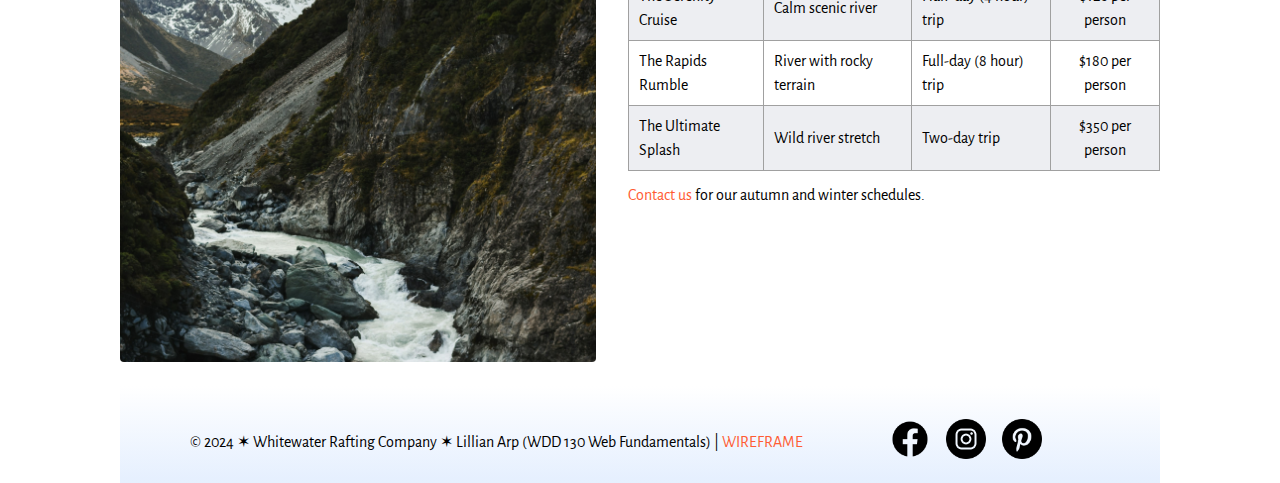
<file: wwr/trips.html>
<!DOCTYPE html>
<html lang="en">
<head>
    <meta charset="UTF-8">
    <meta name="viewport" content="width=device-width, initial-scale=1.0">
    <title>Trips | Whitewater Rafting</title>
    <meta name="description" content="Developing a Whitewater Rafting Website as a project for WDD 130 | Web Fundamentals.">
    <meta name="author" content="Lillian Arp">
    <link rel="stylesheet" href="styles/rafting.css">
</head>
<body>

    <header>
        <div class="logo"><a href="index.html"><img src="images/logo.png" alt="Website Logo"></a>
        </div>
        <nav>
            <ul class="navigation">
                <li><a href="index.html">Home</a></li>
                <li><a href="about.html">About</a></li>
                <li><a href="trips.html">Trips</a></li>
                <li><a href="contact.html">Contact</a></li>
            </ul>
        </nav>
    </header>

    <!--    Call to action to contact the company. This action opens the Contact Us page on the site.
            At least three detailed trip descriptions with photos.
            A table outlining all the available trips with relevant information.
            For full credit consideration, you cannot just have a simple, single column flow layout. -->

    <main>
        <section class="trip-info">
            <div class="section-title">
                <h1>White Water Rafting Trips</h1>
                <h5>Choose Your Adventure!</h5>
            </div>
            <ul>
                <li class="card"><img src="images/serenity.jpg" alt="The Serenity Cruise">
                    <div class="blurb"><h5>The Serenity Cruise</h5>
                        <strong>Location:</strong> Calm, scenic river with stunning cliff views<br>
                        <strong>Experience Level:</strong> Beginner to Intermediate<br>
                        <strong>Duration:</strong> Half-day trip (4 hours)<br>
                        <strong>Highlights:</strong>
                        <ul>
                            <li>Gentle rapids perfect for beginners</li>
                            <li>Breathtaking views of natural rock formations</li>
                            <li>Experienced guide to ensure a safe and enjoyable trip</li>
                            <li>Opportunities for swimming and relaxing in tranquil waters</li>
                            <li>Complimentary snacks and beverages provided </li>
                        </ul>
                        <div class="price">
                            PRICE: $120 per person
                        </div>
                    </div>
                <li class="card"><img src="images/rumble.jpg" alt="The Rapids Rumble">
                    <div class="blurb"><h5>The Rapids Rumble</h5>
                        <strong>Location:</strong> Exciting and challenging river stretch with rocky terrains<br>
                        <strong>Experience Level:</strong> Intermediate to Advanced<br>
                        <strong>Duration:</strong> Full-day trip (8 hours)<br>
                        <strong>Highlights:</strong>
                        <ul>
                            <li>Thrilling Class III and IV rapids for an adrenaline rush</li>
                            <li>Professional guides to navigate the terrain</li>
                            <li>Scenic breaks with panoramic views of the river canyon</li>
                            <li>Delicious lunch included with a riverside picnic</li>
                            <li>Safety gear and training session before the trip</li>
                        </ul>
                        <div class="price">
                            PRICE: $180 per person
                        </div>
                    </div>
                    
                <li class="card"><img src="images/ultimate.jpg" alt="The Ultimate Splash">
                    <div class="blurb"><h5>The Ultimate Splash</h5>
                        <strong>Location:</strong> Intense and wild river stretch with powerful rapids<br>
                        <strong>Experience Level:</strong> Advanced<br>
                        <strong>Duration:</strong> Two-day trip with overnight camping <br>
                        <strong>Highlights:</strong>
                        <ul>
                            <li>Extreme Class IV and V rapids for the ultimate challenge</li>
                            <li>Experienced guides with advanced safety equipment</li>
                            <li>Overnight camping under the stars with a bonfire and storytelling</li>
                            <li>All meals provided (dinner, breakfast, and lunch)</li>
                            <li>Stunning views and photo opportunities </li>
                        </ul>
                        <div class="price">
                            PRICE: $350 per person
                        </div>
                    </div>
            </ul>
        </section>

        <div class="book-trip">
            <a href="contact.html"><div class="cta">Send Us A Message</div></a>
        </div>

        <section class="all-trips">
            <div class="section-title">
                <h2>All Available Trips</h2>
            </div>
            <div class="trips-outline">
                    <img src="images/river.jpg" alt="Beautiful White Water River">
                <div><h4>Our Summer Adventure Trips</h4>    
                    <table>
                    <tr>
                        <th>Adventure Trip</th>
                        <th>Location</th>
                        <th>Duration</th>
                        <th>Pricing</th>
                    </tr>
                    <tr>
                        <td>The Serenity Cruise</td>
                        <td>Calm scenic river</td>
                        <td>Half-day (4 hour) trip</td>
                        <td>$120 per person</td>
                    </tr>
                    <tr>
                        <td>The Rapids Rumble</td>
                        <td>River with rocky terrain</td>
                        <td>Full-day (8 hour) trip</td>
                        <td>$180 per person</td>
                    </tr>
                    <tr>
                        <td>The Ultimate Splash</td>
                        <td>Wild river stretch</td>
                        <td>Two-day trip</td>
                        <td>$350 per person</td>
                    </tr>
                    
                    </table>

                    <p><a href="contact.html">Contact us</a> for our autumn and winter schedules. </p>
                    
                </div>

            </div>
        </section>
    </main>

    <footer>
        <p>&#169; 2024 ✶ Whitewater Rafting Company ✶ Lillian Arp (WDD 130 Web Fundamentals) | <a href="images/wireframe_trips.jpg" title="Wireframe for Trips (trips.html)" target="_blank">WIREFRAME</a></p>
        <ul>
        <li><a href="https://facebook.com"><img src="images/fb_64.png" alt="Facebook link"></a></li>
        <li><a href="https://instagram.com"><img src="images/ins_64.png" alt="Instagram link"></a></li>
        <li><a href="https://pinterest.com"><img src="images/pin_64.png" alt="Pinterest link"></a></li>
        </ul>
    </footer>
    
</body>
</html>
</file>
<file: styles/styles.css>
/* @import url('https://fonts.googleapis.com/css2?family=Alegreya+Sans:ital,wght@0,100;0,300;0,400;0,500;0,700;0,800;0,900;1,100;1,300;1,400;1,500;1,700;1,800;1,900&family=Nunito+Sans:ital,opsz,wght@0,6..12,200..1000;1,6..12,200..1000&display=swap'); */


* {
    margin: 0;
    padding: 0;
    box-sizing: border-box;
}

body {
    font-family: "Nunito Sans", sans-serif;
    line-height: 1.5rem;
}

header, .grid, footer {
    max-width: 840px;
    margin: 0 auto;
}

nav {
    display: flex;
    justify-content: space-evenly;
    align-items: center;
    background-color: steelblue;
    padding: 10px;
}

nav a {
    color: white;
    display: block;
    padding: 10px 20px;
    text-decoration: none;
    font-size: 1.2rem;
    font-weight: bold;
    border: 1px solid #1d1d1d;
}

nav a:hover {
    color: white;
    display: block;
    padding: 10px 20px;
    text-decoration: none;
    background-color: #1d1d1d;
}

h1 {
    color: steelblue;
    padding: 1.5rem 0.5rem;
    border-bottom: 1px solid steelblue;
    font-size: 2.5em;
}

p {
    padding: 1.5rem 1rem;
}

.grid {
    display: grid;
    align-items: center;
    padding: 1rem;
}

main {
    grid-column: 2;
    margin: 1rem;
}

main img {
    width: 150px;
    height: auto;
    border: 1px solid steelblue;
    padding: 2px;
    box-shadow: 0 0 30px gray;
    float: right;
    margin: 15px 0 0 20px;
}

aside {
    width: 20rem;
    position: relative;
    grid-column: 1;
    grid-row: 1;
}

aside img {
    width: 100%;
    height: auto;
}

aside h2 {
    position: absolute;
    top: 30px;
    left: 90px;
}

footer {
    margin-top: 2rem;
    border-top: 1px solid steelblue;
    text-align: center;
}


/* Class Selectors */

.box {
    margin: 0;
    border: 1px solid rgba(0, 0, 0, 0.2);
    padding: 1rem;
    background-color: #eee;
    color: darkslateblue;
}

.indent {
    padding-left: 2rem;
}
</file>
<file: wwr/styles/rafting.css>
@import url('https://fonts.googleapis.com/css2?family=Alegreya+Sans:ital,wght@0,100;0,300;0,400;0,500;0,700;0,800;0,900;1,100;1,300;1,400;1,500;1,700;1,800;1,900&family=Nunito+Sans:ital,opsz,wght@0,6..12,200..1000;1,6..12,200..1000&display=swap');

:root {
    --primary-color: #050c05;
    --secondary-color: #8bbec0;
    --accent1-color: #44918b;
    --accent2-color: #1a5b57;
    
    --heading-font: "Nunito Sans", sans-serif;
    --heading-font-weight: 700;
    --heading-font-style: normal;
    --paragraph-font: "Alegreya Sans", sans-serif;
    --paragraph-font-weight: 400;
    --paragraph-font-style: normal;

    --nav-background-color: #C5E0F1;
    --nav-link-color: #000;
    --nav-hover-link-color: #F64833;
    --nav-hover-background-color: rgb(255, 255, 255); 
}

* {
    margin: 0;
    padding: 0;
    background-color: transparent; 
    color: #000;  
}

h1, h2, h3, h4, h5, h6 {
    font-family: var(--heading-font); 
    font-weight: var(--heading-font-weight);
    font-style: var(--heading-font-style); 
    color: var(--primary-color);
    margin: 1.5rem 0;
  }

h1 {
    font-size: 2.5rem; /* 40px */
}

h2 {
    font-size: 2rem; /* 32px */
}

h3 {
    font-size: 1.75rem; /* 28px */
}

h4 {
    font-size: 1.5rem; /* 24px */
}

h5 {
    font-size: 1.25rem; /* 20px */
}

h6 {
    font-size: 1rem; /* 16px */
}

p {
    margin: 0;
    padding: 0.8rem 0;
}

a {
    text-decoration: none;
    color: #FF5C33;
}

a:hover {
    text-decoration: underline;
}

body {
    font-family: var(--paragraph-font); 
    font-weight: var(--paragraph-font-weight);
    font-style: var(--paragraph-font-style);
    font-size: 1rem; 
    line-height: 1.5rem;
    max-width: 1040px;
    margin: 0 auto;
}

header {
    display: grid;
    grid-template-columns: 1fr auto;
    align-items: center;    
    margin: 0 auto;
    background:
        linear-gradient(to bottom, rgba(172, 205, 253, 0.3) 0%, #ffffff 100%);
}

.logo img {
    margin: 1rem 0.25rem 1rem 2rem;
    /* width: 64px; */
    height: auto;
}

.navigation { 
    display: flex;
    list-style-type: none;
    justify-content: space-between;
    margin-right: 3rem;
    width: 70%;
}

.navigation li {
    flex: 0 1 auto;
}

nav {
    flex-grow: 1;
    font-size: 1.5rem;
}

nav a {
    display: block;
    color: var(--nav-link-color);
    text-decoration: none;
    font-weight: 600;
    padding: 0.5rem 2rem;
    border: 1px dotted #1d1d1d;
}

nav a:link, nav a:visited {
    color: var(--nav-link-color);
}

nav a:hover {
    color: var(--nav-hover-link-color);
    background-color: var(--nav-hover-background-color);
}

article {
    width: 90%;
    position: absolute;
    padding: 20px;
    top: 180px;
    left: 30px;
    border: 1px solid black;
    background-color: rgba(0, 0, 0, 0.5);
    color: white;
}

article p {
    color: #fff;
    font-size: 1.2rem;
    margin-left: 10px;
}

article h2 {
    color: white;
    margin-left: 10px;
}

article > img {
    width: 40%;
    float: right;
    margin: 20px 10px 10px 20px;
}

footer {
    display: flex;
    justify-content: space-evenly;
    align-items: center;
    padding: 2rem 0 1rem 0;
    gap: 1rem;
    background:
        linear-gradient(to top, rgba(172, 205, 253, 0.3) 5%, #ffffff 100%);
}

footer img {
    max-height: 40px;
}

footer ul {
    list-style: none;
    display: flex;
    gap: 1rem;
    margin-right: 3rem;
}


/* MAIN Section */

.home-hero {
    width: 100%;
    height: 900px;
    background:
        linear-gradient(to top, rgba(240, 240, 240, 0) 20%, #ffffff 100%),
        url("../images/bigsplash.jpg");
    background-size: cover;
    background-position: center;
    background-repeat: no-repeat;
}

.home-hero .section-title h1{
    margin-top: 2.2rem;
}

.home-hero .home-cta {
    padding: 1rem 0;
    background-color: #F64833; 
    font-size: 1.5rem;
    font-weight: 700;
    color: #fff;
    margin: 1rem auto;
    border-radius: 8px;
    text-align: center;
    width: 400px;
}

.home-cta:hover {
    background-color: #464545;
}

.home-cta:visited {
    background-color: #F64833;
}

.home-container {
    display: grid;
    grid-template-columns: 1fr 1fr;
    grid-template-rows: auto auto; 
    gap: 10px; 
    margin-bottom: 1rem;
}
  
  /* Spans two columns */
.newsletter {
    grid-column: 1 / 3; 
    grid-row: 1; 
    margin: 1.5rem auto;
    padding: 0;
    width: 100%;
}

.newsletter form {
    margin: 0 auto;
    width: 90%;
}

.newsletter form input {
    font-size: 2em;
    margin-right: 1rem;
}

.newsletter button {
    background-color: #000;
}

.newsletter button:hover {
    background-color: #b6b5b5;
}
  
  /* Second section */
.highlight1 {
    grid-column: 1; 
    grid-row: 2; 
    border-radius: 4px;
    height: 800px;
    background:
        linear-gradient(to bottom, rgba(240, 240, 240, 0) 60%, #ffffff 100%),
        url("../images/rumble.jpg");
    background-size: cover;
    background-position: center;
    background-repeat: no-repeat;
    display: flex;
    flex-direction: column;
    justify-content: flex-end;
}

.highlight1 .home-cta {
    padding: 1rem 0;
    background-color: #F64833; 
    font-size: 1.5rem;
    font-weight: 700;
    color: #fff;
    margin: 1rem auto;
    border-radius: 8px;
    text-align: center;
    width: 250px;
    /* margin-top: auto; */
    margin: auto auto 3rem auto;
}

.highlight1 .home-cta:hover {
    background-color: #464545;
}

.home-cta:visited {
    background-color: #F64833;
}
  
  /* Third section */
.highlight2 {
    grid-column: 2; 
    grid-row: 2; 
    border-radius: 4px;
    height: 800px;
    background:
        linear-gradient(to bottom, rgba(240, 240, 240, 0) 60%, #ffffff 100%),
        url("../images/ultimate.jpg");
    background-size: cover;
    background-position: center;
    background-repeat: no-repeat;
    display: flex;
    flex-direction: column;
    justify-content: flex-end;
}

.highlight2 .home-cta {
    padding: 1rem 0;
    background-color: #F64833; 
    font-size: 1.5rem;
    font-weight: 700;
    color: #fff;
    margin: 1rem auto;
    border-radius: 8px;
    text-align: center;
    width: 250px;
    /* margin-top: auto; */
    margin: auto auto 3rem auto;
  }

.highlight2 .home-cta:hover {
    background-color: #464545;
}

.invite {
    width: 100%;
    text-align: center;
    font-size: 1.5rem;
    font-weight: 500;
    border-bottom: 1px dotted #929292;
    padding: 2rem 0;
}


.hero {
    position: relative;
    margin-top: 1rem;
}

.hero > img {
    display: block;
    width: 100%;
    height: auto;
    color: #fff;
}

.hero h1 {
    padding: 20px 0;
    background-color: rgba(0, 0, 0, 0.5); 
    color: #fff;
    text-align: center;
    position: absolute;
    top: 20px;
    width: 100%;
    font-size: 2.1rem;
}

.history {
    border: 1px dotted black;
    margin: 1rem 0;
    padding: 0.5rem 1rem;
}

.history h2 {
    text-align: center;
    font-size: 2rem;
    font-weight: 700;
}

.history ul {
    list-style: none;
    display: flex;
    gap: 1rem;
    padding: 0;
    margin: 0 0 20px 0;
}

.history li {
    justify-content: center;
    align-content: flex-start;
    width: 33.33%;
}

.history img {
    max-height: 200px;
}

.adventures {
    border: 1px dotted black;
    margin: 1rem 0;
    padding: 0.5rem 1rem;
}

.adventures h2 {
    text-align: center;
    font-size: 2rem;
    font-weight: 700;
}

.adventures ul {
    list-style: none;
    display: flex;
    gap: 1rem;
    padding: 0;
    margin: 0 0 20px 0;
}

.adventures img {
    max-height: 120px;
}

figure {
    padding: 0;
    margin: 0;
    text-align: center;
}

figcaption {
    font-size: 1rem;
}

main h1 {
    text-align: center;
    margin: 3rem auto;
}

.book-trip .cta {
    padding: 1.5rem 1rem;
    background-color: #F64833; 
    color: #fff;
    font-weight: 600;
    font-size: 2rem;
    margin: 1rem auto;
    border-radius: 10px;
    text-align: center;
    width: 55%;
}

.book-trip .cta:hover {
    background-color: #353535;
    text-decoration: none;
}


.trip-info {
    /* border: 1px dotted black; */
    margin: 1rem 0;
    padding: 0.5rem 0;
}

.section-title {
    text-align: center;
    padding: 0.5rem 0;
}

.section-title h1 {
    margin: 0.5rem auto;
}

.trip-info ul {
    list-style: none;
    display: flex;
    gap: 1rem;
    padding: 0;
    margin: 0 0 20px 0;
}

.trip-info .card {
    border: 1px solid rgb(83, 83, 83);
    border-radius: 4px;
    width: 33%;
    padding-bottom: 1rem;
}

.trip-info .card img {
    width: 100%;
    /* border: 1px solid red; */
    height: 250px;
    object-fit: cover;
}

.trip-info .card .blurb {
    /* border: 1px solid pink; */
    padding: 1rem;
}

.blurb ul {
    display: block;
    list-style-type: disc;
    margin-left: 2rem;
}

.trip-info .price {
    background-color: #313030;
    color: #fff;
    border-radius: 4px;
    text-align: center;
    padding: 0.8rem;
    font-size: 1.2rem;
}

.trips-outline {
    display: flex;
    gap: 2rem;
    margin: 1rem 0;
    padding: 0.5rem 0;
}

.trips-outline img{
    width: 50%;
    /* border: 1px solid green; */
    border-radius: 4px;
    max-height: 500px;
    object-fit: cover;
}

/* TRIPS Table */

table {
    border-collapse: collapse;
    border: 1px solid #313030;
}

caption {
    caption-side: bottom;
    padding: 10px;
    font-weight: bold;
  }
  
  thead,
  tfoot {
    background-color: rgb(228 240 245);
  }
  
  th,
  td {
    border: 1px solid rgb(160 160 160);
    padding: 8px 10px;
  }
  
  td:last-of-type {
    text-align: center;
  }
  
  tbody > tr:nth-of-type(even) {
    background-color: rgb(237 238 242);
  }

/* TEAM Selectors */

#team {
    text-align: center;
    margin: 3rem 0;
}

.team-photos {
    display: flex;
    justify-content: space-between;
    width: 80%;
    margin: 3rem auto;
}

#team img {
    height: 160px;
    width: 160px;
    object-fit: cover; 
    object-position: center; 
    border-radius: 50%;
}

/* GOOGLE MAP Selectors */

#contact-map {
    display: flex;
    justify-content: space-between;
    margin: 0 2rem 2rem;
}

.contact-info {
    margin: 2rem;
}

.contact-info h3{
    margin-bottom: 3rem;
}

.contact-item {
    display: flex;
    align-items: center;
    margin: 1.5rem 0;
}

.contact-item .icon {
    width: 30px;
    height: 30px;
    margin-right: 1.5rem;
} 

.contact-item p {
    margin: 0;
}

.contact-item div {
    display: flex;
    flex-direction: column;
}

.map-area {
    border-radius: 20px;
}

/* SEND US A MESSAGE Selectors */

#contact-form {
    margin: 3rem auto;
    text-align: center;
}

form {
    margin: 2rem auto;
    width: 60%;
    text-align: left;
}

label {
    font-weight: 500;
}

input {
    font-size: 1.2rem;
    border: 1px solid #1d1d1d;
    border-radius: 4px;
}

.form-section {
    margin: 1.2rem auto;
}

.form-section input[type="checkbox"], .form-section input[type="radio"] {
    transform: scale(1.5);
    margin: 0 15px;
}

.name-email {
    display: flex;
    justify-content: space-evenly;
}

.purpose {
    display:flex;
    gap: 2rem;
    margin: 2rem auto 0 auto;
    justify-content: left;
    width: 85%
}

.message {
    display: flex;
    flex-direction: column;
    justify-content: center;
    width: 85%;
}

.message textarea {
    border-radius: 4px;
}

.subscribe {
    width: 80%;
    text-align: center;
}

.submit {
    width: 80%;
    text-align: center;
}

.button {
    display: inline-block;
    text-align: center;
    background-color: #F64833;
    color: #fff;
    font-size: 1.2rem;
    font-weight: 550;
    border-radius: 10px;
    margin: 2rem auto 0 auto;
    padding: 15px 50px;
}

.submit .button:hover {
    background-color: #1d1d1d;
    color: #fff;
}

.promo {
    margin: 3rem auto;
}

.our-purpose {
    margin: 3rem auto;
    font-size: 1.3rem;
    line-height: 2rem;
    height: 300px;
    width: 90%;
}

.promo .our-purpose img {
    float: left;
    margin-right: 2rem;
    width: 300px;
    height: 300px;
    object-fit: cover;
    border-radius: 50%;
    clear: both;
}

.our-values {
    margin: 3rem auto;
    font-size: 1.3rem;
    line-height: 2rem;
    height: 300px;
    width: 90%;
}

.promo .our-values img {
    float: right;
    margin-left: 2rem;
    width: 300px;
    height: 300px;
    object-fit: cover;
    border-radius: 50%;
    clear: both;
}
</file>
<file: styles/quiz.css>
* {
    padding: 0;
    margin: 0;
}

body {
    font-family:Arial, Helvetica, sans-serif;
}

h1, h2, h3, h4, h5, h6 {
    padding-bottom: 1.2rem;
}

p {
    padding-bottom: 0.5rem;
}

br {
    padding-bottom: 2rem;
}

main {
    
}

form {
    margin: 1rem auto;
    width: 500px;
}

fieldset {
    background-color: #eee;
    padding: 1.5rem;
    border: 1px dotted #1d1d1d;
    border-radius: 0.5rem;
}

input, textarea {
    width: 100%;
    font-size: 1.5rem;
    border-radius: 4px; 
    padding: 5px 0;
    margin-bottom: 0.5rem;
}

select {
    width: 100%;
    font-size: 1rem;
    margin-bottom: 0.8rem;
    padding: 10px;
    border-radius: 4px;
}

button {
    width: 100%;
    padding: 10px;
    background-color: navy;
    color: #fff;
    font-weight: 600px;
    font-size: 1.2rem;
    border-radius: 0.5rem;
}

button:hover {
    background-color: #000;
}

/* Class Selectors */

.code-block {
    margin: 0.8rem auto;
    width: 80%;
    background-color: #1d1d1d;
    color: #fff;
    border-radius: 0.5rem;
}

.q_number {
    font-weight: 700;
    color: navy;
}
</file>
<file: week05/styles/poll-form.css>
@import url('https://fonts.googleapis.com/css2?family=Alegreya+Sans:ital,wght@0,100;0,300;0,400;0,500;0,700;0,800;0,900;1,100;1,300;1,400;1,500;1,700;1,800;1,900&family=Nunito+Sans:ital,opsz,wght@0,6..12,200..1000;1,6..12,200..1000&display=swap');

:root {
    --heading-font: "Nunito Sans", sans-serif;
    --heading-font-weight: 700;
    --heading-font-style: normal;
    --paragraph-font: "Alegreya Sans", sans-serif;
    --paragraph-font-weight: 400;
    --paragraph-font-style: normal;
}

* {
    margin: 0;
    padding: 0;
    box-sizing: border-box;
}

body {
    font-family: var(--paragraph-font);
    font-size: 1rem;
    background-color: #fff;
    color: #333;
}

h1, h2, h3, h4, h5, h6 {
    font-family: var(--heading-font); 
    font-weight: var(--heading-font-weight);
    font-style: var(--heading-font-style); 
    color: var(--primary-color);
  }

header, footer {
    margin: 1.5rem auto;
    width: 650px;
    text-align: center;
    /* border: 1px solid red; */
}

h1 {
    font-size: 1.5rem;
    color: navy;
}

form {
    display: grid;
    width: 650px;
    margin: 1rem auto;
    padding: 1rem;
    border: 1px dotted #eee;
    border-radius: 0.5rem;
    background-color: #eee;
}

fieldset {
    display: grid;
    gap: 0.5rem;
    border: 1px solid #888888;
    border-radius: 0.5rem;
    margin: 1rem;
    padding: 1rem;
}

legend {
    font-family: var(--heading-font); 
    font-size: 1.5rem;
    font-weight: 500;
    color: navy;
    padding: 0.2em;
}

label, input, button, select, textarea {
    font-family: var(--paragraph-font)
}

label {
    padding-right: 1rem;
    font-size: 1.2rem;
}

input, select, textarea {
    font-size: 1.2rem;
    padding: 0.5rem;
    margin-bottom: 0.5rem;
}

input[type="checkbox"] {
    width: 22px;
    height: 22px;
    vertical-align: bottom;
}

button {
    background-color: navy;
    color: #fff;
    border-radius: 0.5rem;
    font-size: 1.2rem;
    font-weight: 500;
    width: 200px;
    padding: 0.5rem;
    margin: 0.5rem auto;
}

button:hover {
    background-color: darkgreen;
}

footer {
    font-size: 0.8rem;
    color: #777;
    border-top: 1px solid #ccc;
    padding: 1rem;
}

/* Class Selectors */

.form-item {
    display: grid;
    align-items: center;
}

.column1 {
    grid-template-columns: 3fr 1fr;
    margin: 0.2rem auto;
    text-align: center;
}

.column2 {
    grid-template-columns: 1fr 2fr;
    text-align: right;
}

.places {
    text-align: center;
    margin: 1rem auto 0.3rem auto;
}
</file>
